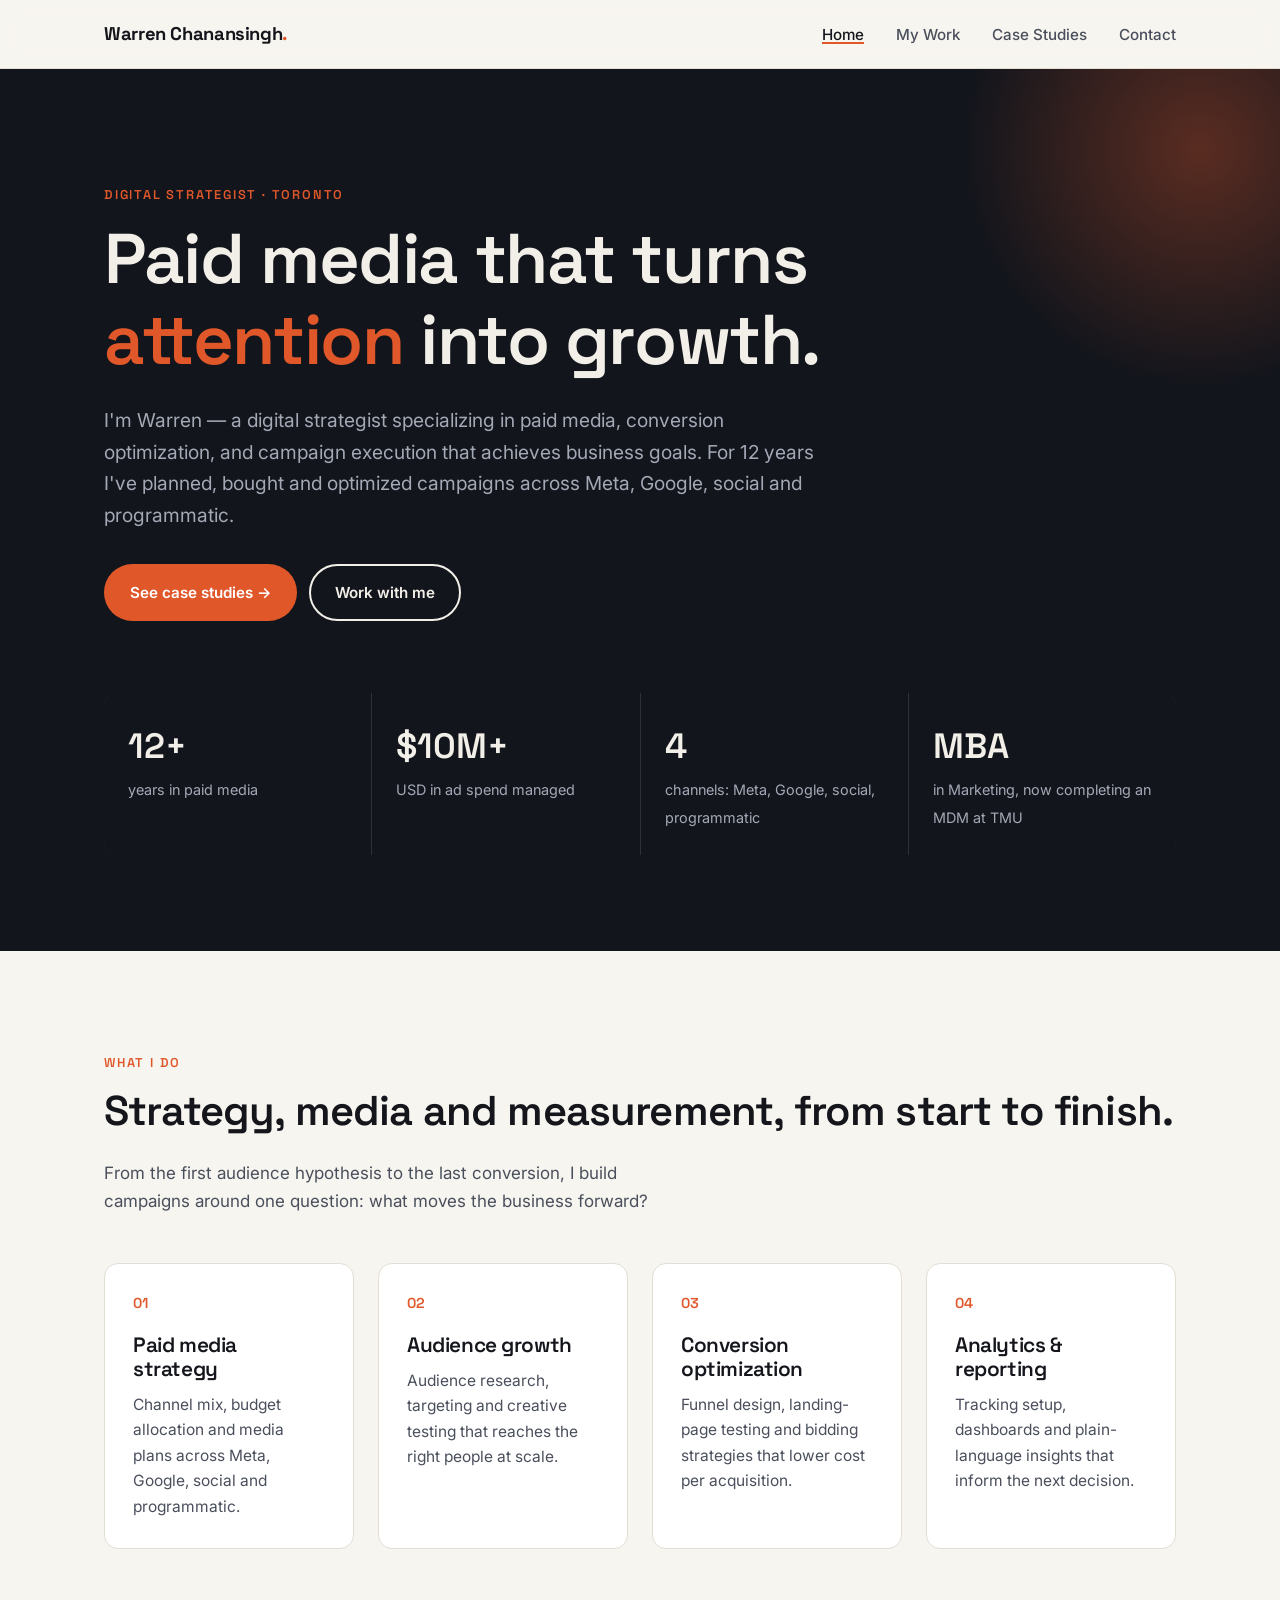
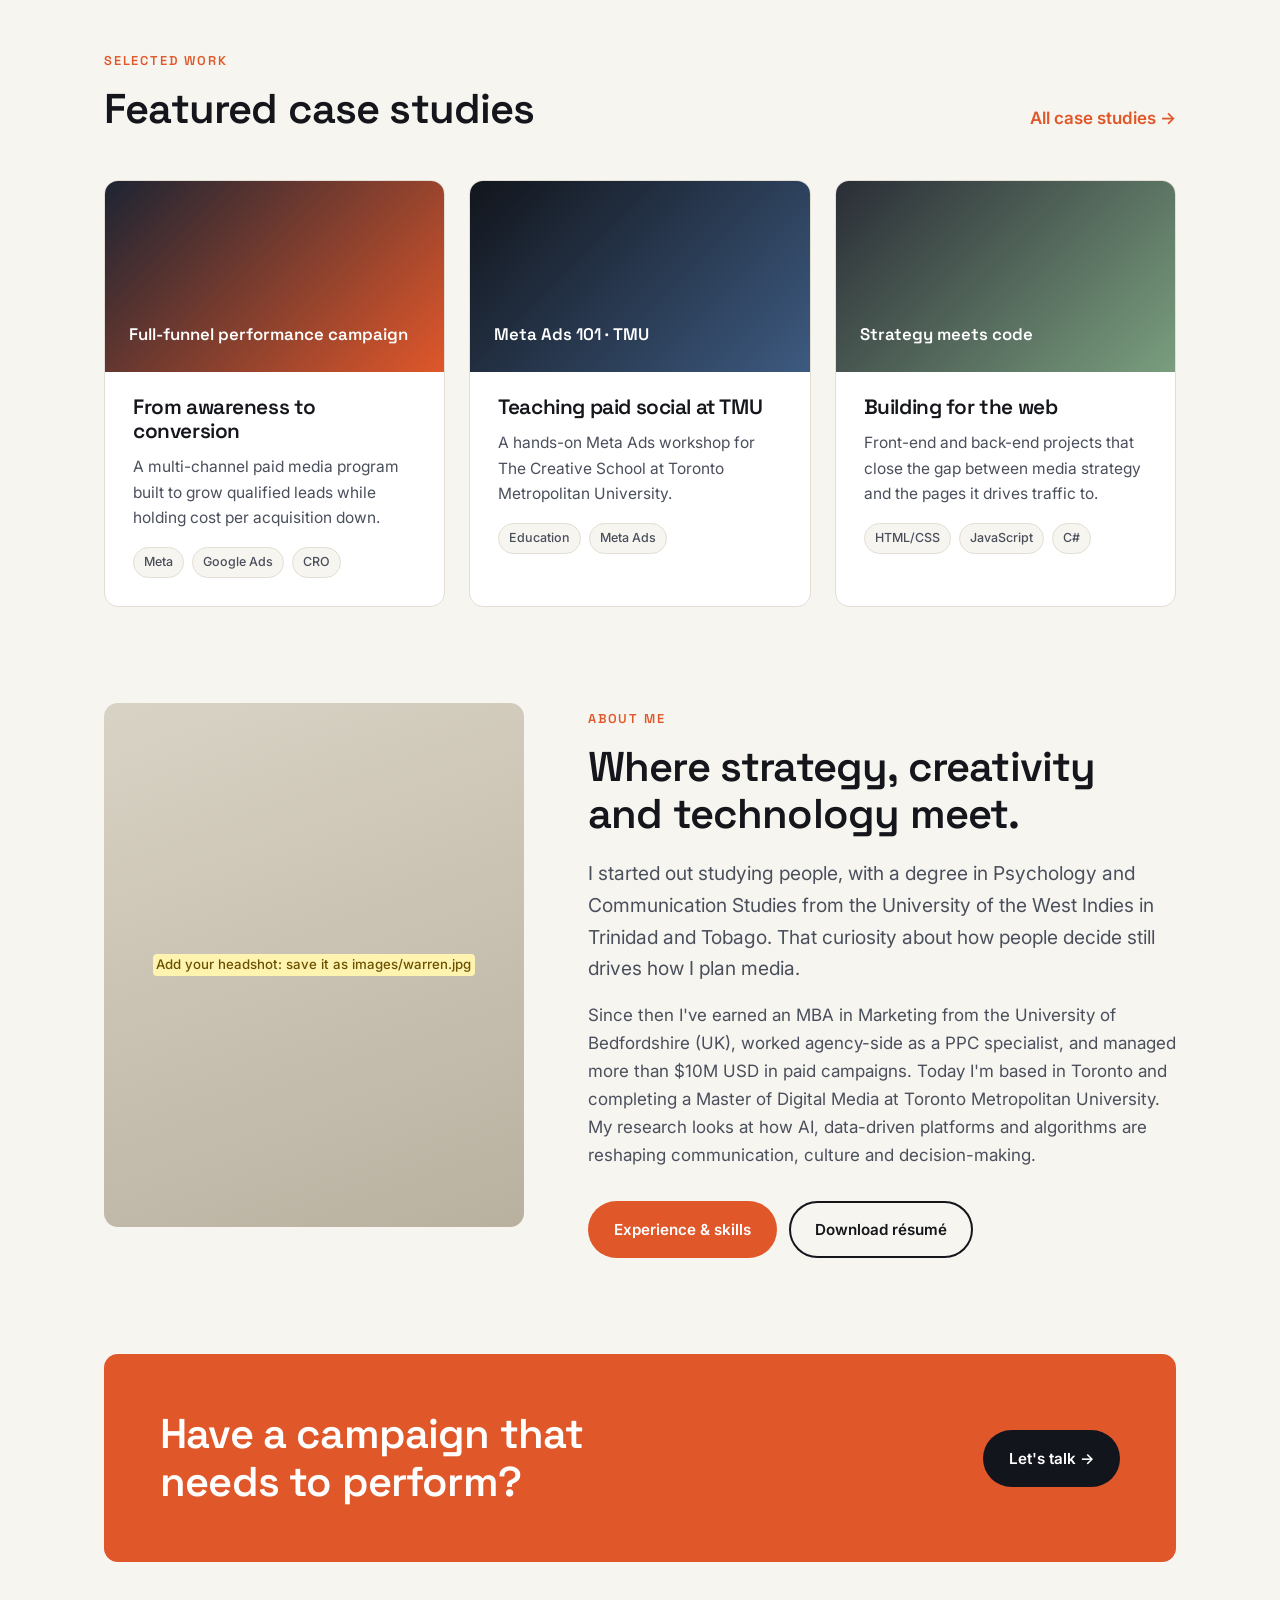
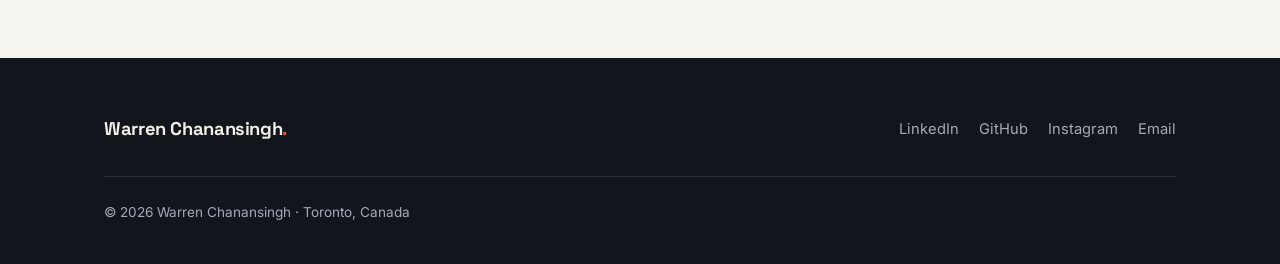
<file: index.html>
<!DOCTYPE html>
<html lang="en">
<head>
  <meta charset="UTF-8">
  <meta name="viewport" content="width=device-width, initial-scale=1.0">
  <title>Warren Chanansingh — Digital Strategist &amp; Paid Media</title>
  <meta name="description" content="Warren Chanansingh is a Toronto-based digital strategist with 12 years in paid media, managing $10M+ across Meta, Google, social and programmatic.">
  <meta property="og:title" content="Warren Chanansingh — Digital Strategist">
  <meta property="og:description" content="Paid media strategy, audience growth and conversion. 12 years, $10M+ managed.">
  <link rel="preconnect" href="https://fonts.googleapis.com">
  <link rel="preconnect" href="https://fonts.gstatic.com" crossorigin>
  <link href="https://fonts.googleapis.com/css2?family=Inter:wght@400;500;600&family=Space+Grotesk:wght@500;600;700&display=swap" rel="stylesheet">
  <link rel="stylesheet" href="css/style.css">
</head>
<body>

<header class="site-header">
  <nav class="container nav" aria-label="Main">
    <a href="index.html" class="logo">Warren Chanansingh<span>.</span></a>
    <button class="nav-toggle" aria-label="Open menu" aria-expanded="false"><span></span><span></span><span></span></button>
    <ul class="nav-links">
      <li><a href="index.html" aria-current="page">Home</a></li>
      <li><a href="work.html">My Work</a></li>
      <li><a href="case-studies.html">Case Studies</a></li>
      <li><a href="contact.html">Contact</a></li>
    </ul>
  </nav>
</header>

<main>
  <!-- HERO -->
  <section class="hero">
    <div class="container">
      <span class="eyebrow">Digital Strategist · Toronto</span>
      <h1>Paid media that turns <em>attention</em> into growth.</h1>
      <p class="lead">I'm Warren — a digital strategist specializing in paid media, conversion optimization, and campaign execution that achieves business goals. For 12 years I've planned, bought and optimized campaigns across Meta, Google, social and programmatic.</p>
      <div class="btn-row">
        <a href="case-studies.html" class="btn btn-primary">See case studies →</a>
        <a href="contact.html" class="btn btn-ghost">Work with me</a>
      </div>

      <div class="stats">
        <div class="stat"><b>12+</b><span>years in paid media</span></div>
        <div class="stat"><b>$10M+</b><span>USD in ad spend managed</span></div>
        <div class="stat"><b>4</b><span>channels: Meta, Google, social, programmatic</span></div>
        <div class="stat"><b>MBA</b><span>in Marketing, now completing an MDM at TMU</span></div>
      </div>
    </div>
  </section>

  <!-- WHAT I DO -->
  <section class="section">
    <div class="container">
      <div class="section-head reveal">
        <div>
          <span class="eyebrow">What I do</span>
          <h2>Strategy, media and measurement, from start to finish.</h2>
        </div>
        <p class="muted">From the first audience hypothesis to the last conversion, I build campaigns around one question: what moves the business forward?</p>
      </div>
      <div class="grid grid-4">
        <div class="card reveal"><span class="num">01</span><h3>Paid media strategy</h3><p>Channel mix, budget allocation and media plans across Meta, Google, social and programmatic.</p></div>
        <div class="card reveal"><span class="num">02</span><h3>Audience growth</h3><p>Audience research, targeting and creative testing that reaches the right people at scale.</p></div>
        <div class="card reveal"><span class="num">03</span><h3>Conversion optimization</h3><p>Funnel design, landing-page testing and bidding strategies that lower cost per acquisition.</p></div>
        <div class="card reveal"><span class="num">04</span><h3>Analytics &amp; reporting</h3><p>Tracking setup, dashboards and plain-language insights that inform the next decision.</p></div>
      </div>
    </div>
  </section>

  <!-- FEATURED CASE STUDIES -->
  <section class="section" style="padding-top:0">
    <div class="container">
      <div class="section-head reveal">
        <div>
          <span class="eyebrow">Selected work</span>
          <h2>Featured case studies</h2>
        </div>
        <a href="case-studies.html" class="link-arrow">All case studies →</a>
      </div>
      <div class="grid grid-3">
        <a href="case-studies.html#performance" class="card cs-tile reveal">
          <div class="cover cover-1">Full-funnel performance campaign</div>
          <div class="body">
            <h3>From awareness to conversion</h3>
            <p>A multi-channel paid media program built to grow qualified leads while holding cost per acquisition down.</p>
            <div class="tags"><span class="tag">Meta</span><span class="tag">Google Ads</span><span class="tag">CRO</span></div>
          </div>
        </a>
        <a href="case-studies.html#meta-ads-101" class="card cs-tile reveal">
          <div class="cover cover-2">Meta Ads 101 · TMU</div>
          <div class="body">
            <h3>Teaching paid social at TMU</h3>
            <p>A hands-on Meta Ads workshop for The Creative School at Toronto Metropolitan University.</p>
            <div class="tags"><span class="tag">Education</span><span class="tag">Meta Ads</span></div>
          </div>
        </a>
        <a href="case-studies.html#web" class="card cs-tile reveal">
          <div class="cover cover-3">Strategy meets code</div>
          <div class="body">
            <h3>Building for the web</h3>
            <p>Front-end and back-end projects that close the gap between media strategy and the pages it drives traffic to.</p>
            <div class="tags"><span class="tag">HTML/CSS</span><span class="tag">JavaScript</span><span class="tag">C#</span></div>
          </div>
        </a>
      </div>
    </div>
  </section>

  <!-- ABOUT -->
  <section class="section" style="padding-top:0">
    <div class="container split">
      <div class="portrait reveal">
        <!-- Replace this block with: <img src="images/warren.jpg" alt="Warren Chanansingh"> -->
        <span class="todo">Add your headshot: save it as images/warren.jpg</span>
      </div>
      <div class="reveal">
        <span class="eyebrow">About me</span>
        <h2>Where strategy, creativity and technology meet.</h2>
        <p class="lead" style="margin-top:20px">I started out studying people, with a degree in Psychology and Communication Studies from the University of the West Indies in Trinidad and Tobago. That curiosity about how people decide still drives how I plan media.</p>
        <p class="muted" style="margin-top:16px">Since then I've earned an MBA in Marketing from the University of Bedfordshire (UK), worked agency-side as a PPC specialist, and managed more than $10M USD in paid campaigns. Today I'm based in Toronto and completing a Master of Digital Media at Toronto Metropolitan University. My research looks at how AI, data-driven platforms and algorithms are reshaping communication, culture and decision-making.</p>
        <div class="btn-row">
          <a href="work.html" class="btn btn-primary">Experience &amp; skills</a>
          <a href="https://drive.google.com/file/d/1C_TTs7lM8U-e35na9dMOABa4PtwlB5YS/view?usp=sharing" target="_blank" rel="noopener" class="btn btn-ghost">Download résumé</a>
        </div>
      </div>
    </div>
  </section>

  <!-- CTA -->
  <section class="container">
    <div class="cta-band reveal">
      <h2>Have a campaign that needs to perform?</h2>
      <a href="contact.html" class="btn">Let's talk →</a>
    </div>
  </section>
</main>

<footer class="site-footer">
  <div class="container">
    <div class="footer-row">
      <a href="index.html" class="logo">Warren Chanansingh<span>.</span></a>
      <ul class="social">
        <li><a href="https://www.linkedin.com/in/warrenchanansingh/" target="_blank" rel="noopener">LinkedIn</a></li>
        <li><a href="https://github.com/zabocaman" target="_blank" rel="noopener">GitHub</a></li>
        <li><a href="https://www.instagram.com/zabocaman/" target="_blank" rel="noopener">Instagram</a></li>
        <li><a href="mailto:warren.chanansingh@hotmail.com">Email</a></li>
      </ul>
    </div>
    <p class="copyright">© <span id="year">2026</span> Warren Chanansingh · Toronto, Canada</p>
  </div>
</footer>

<script src="js/main.js"></script>
</body>
</html>
</file>
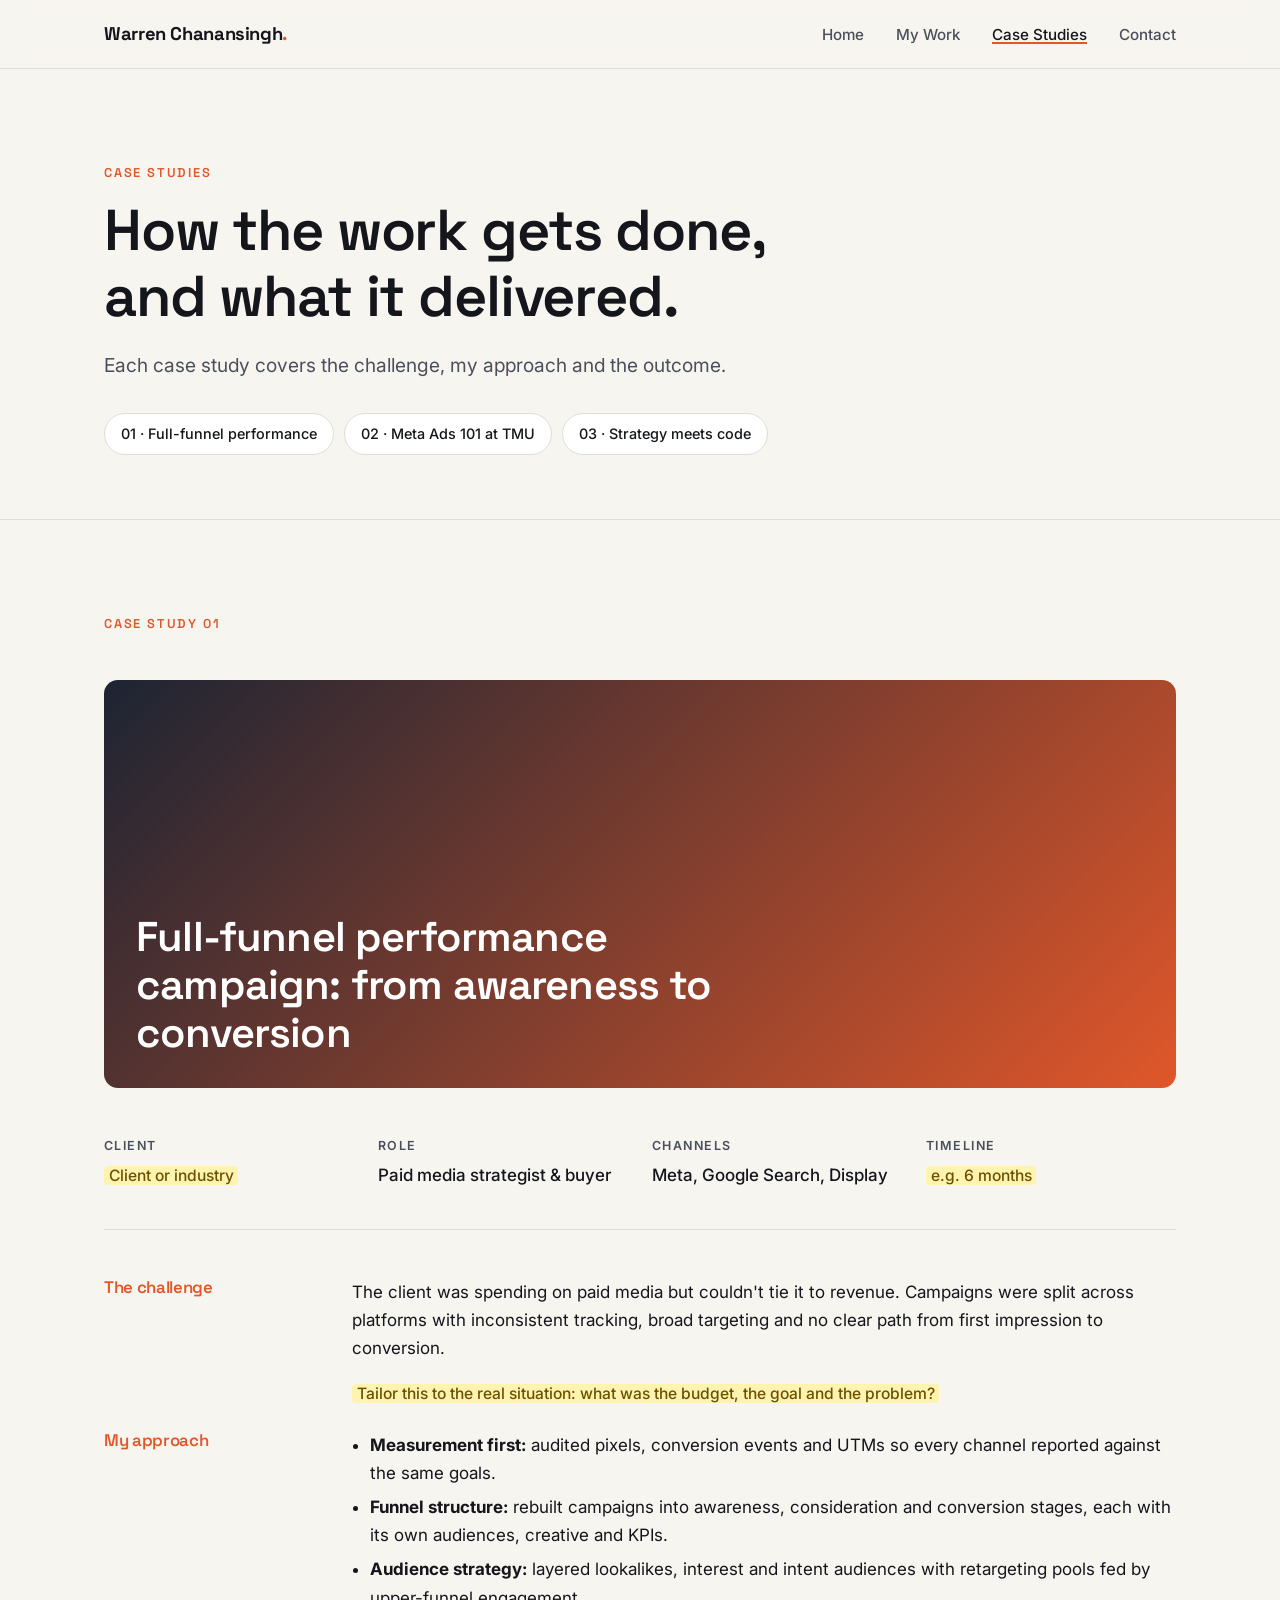
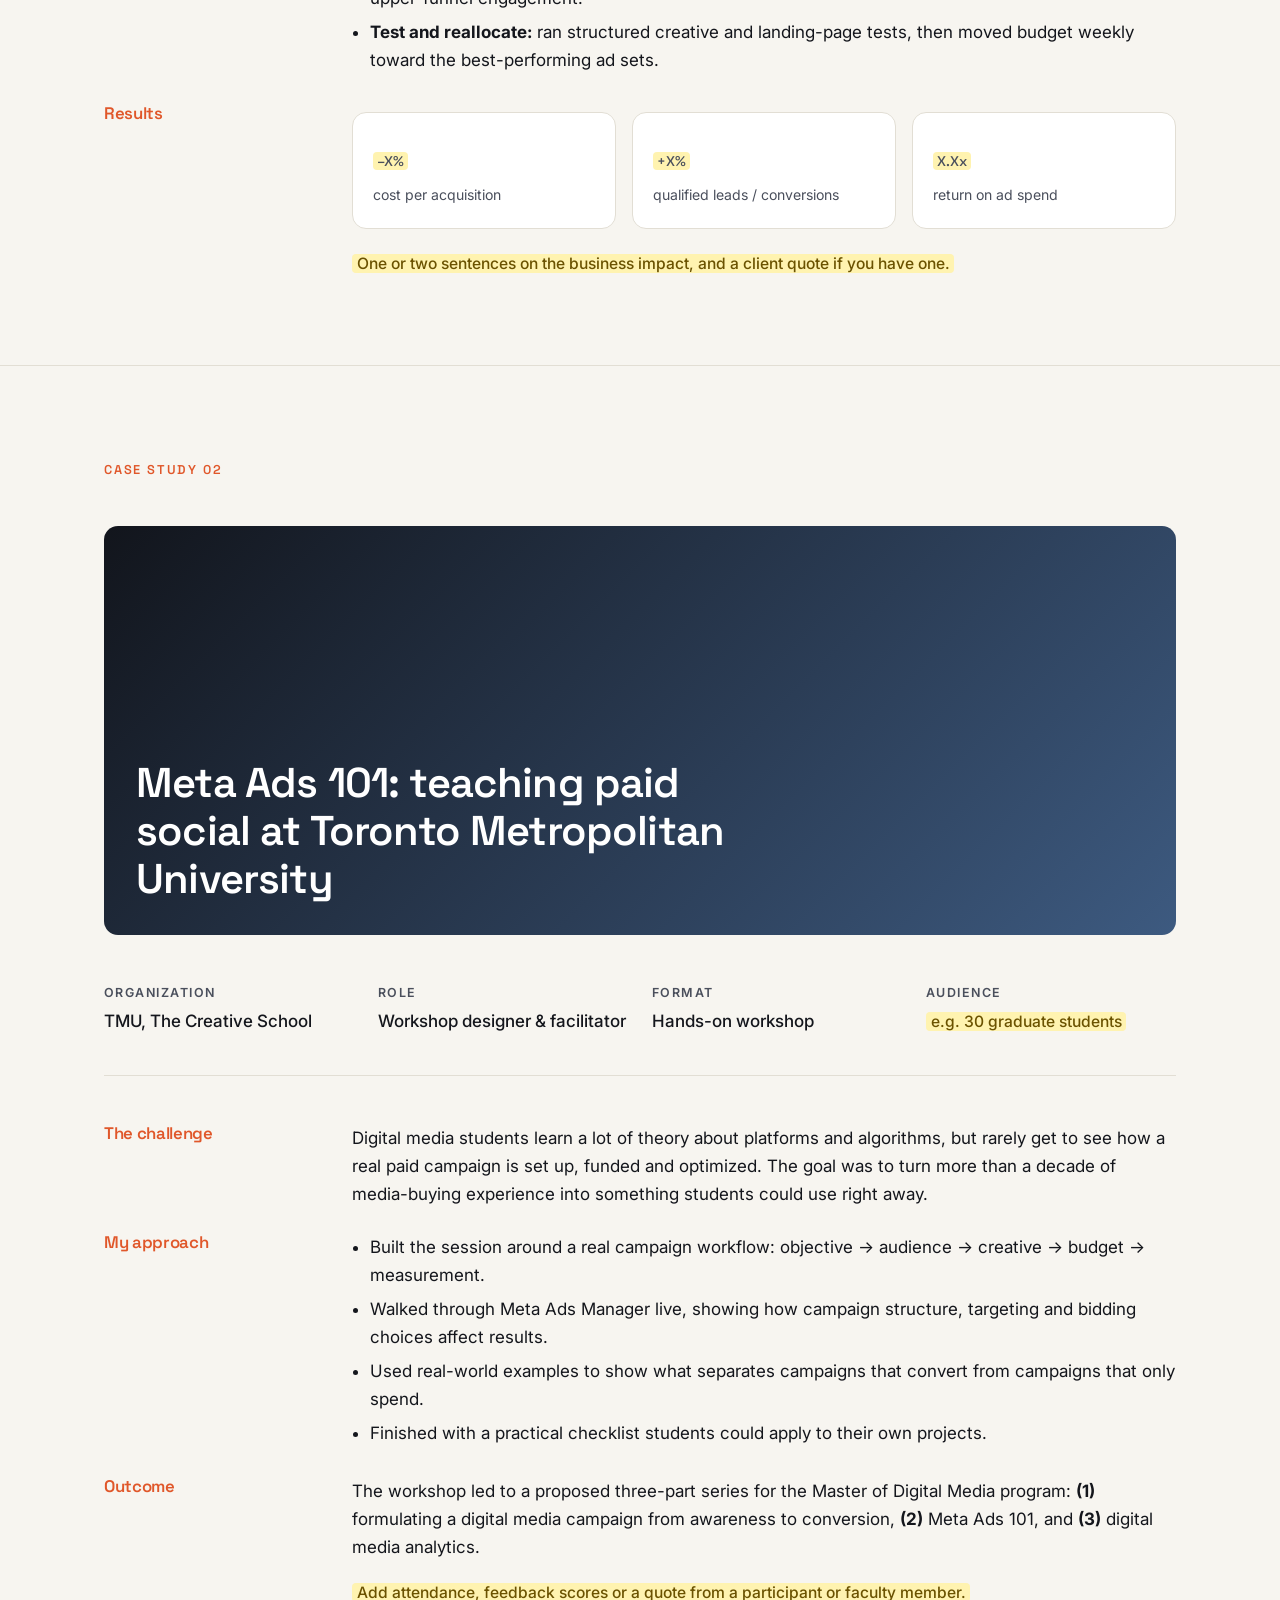
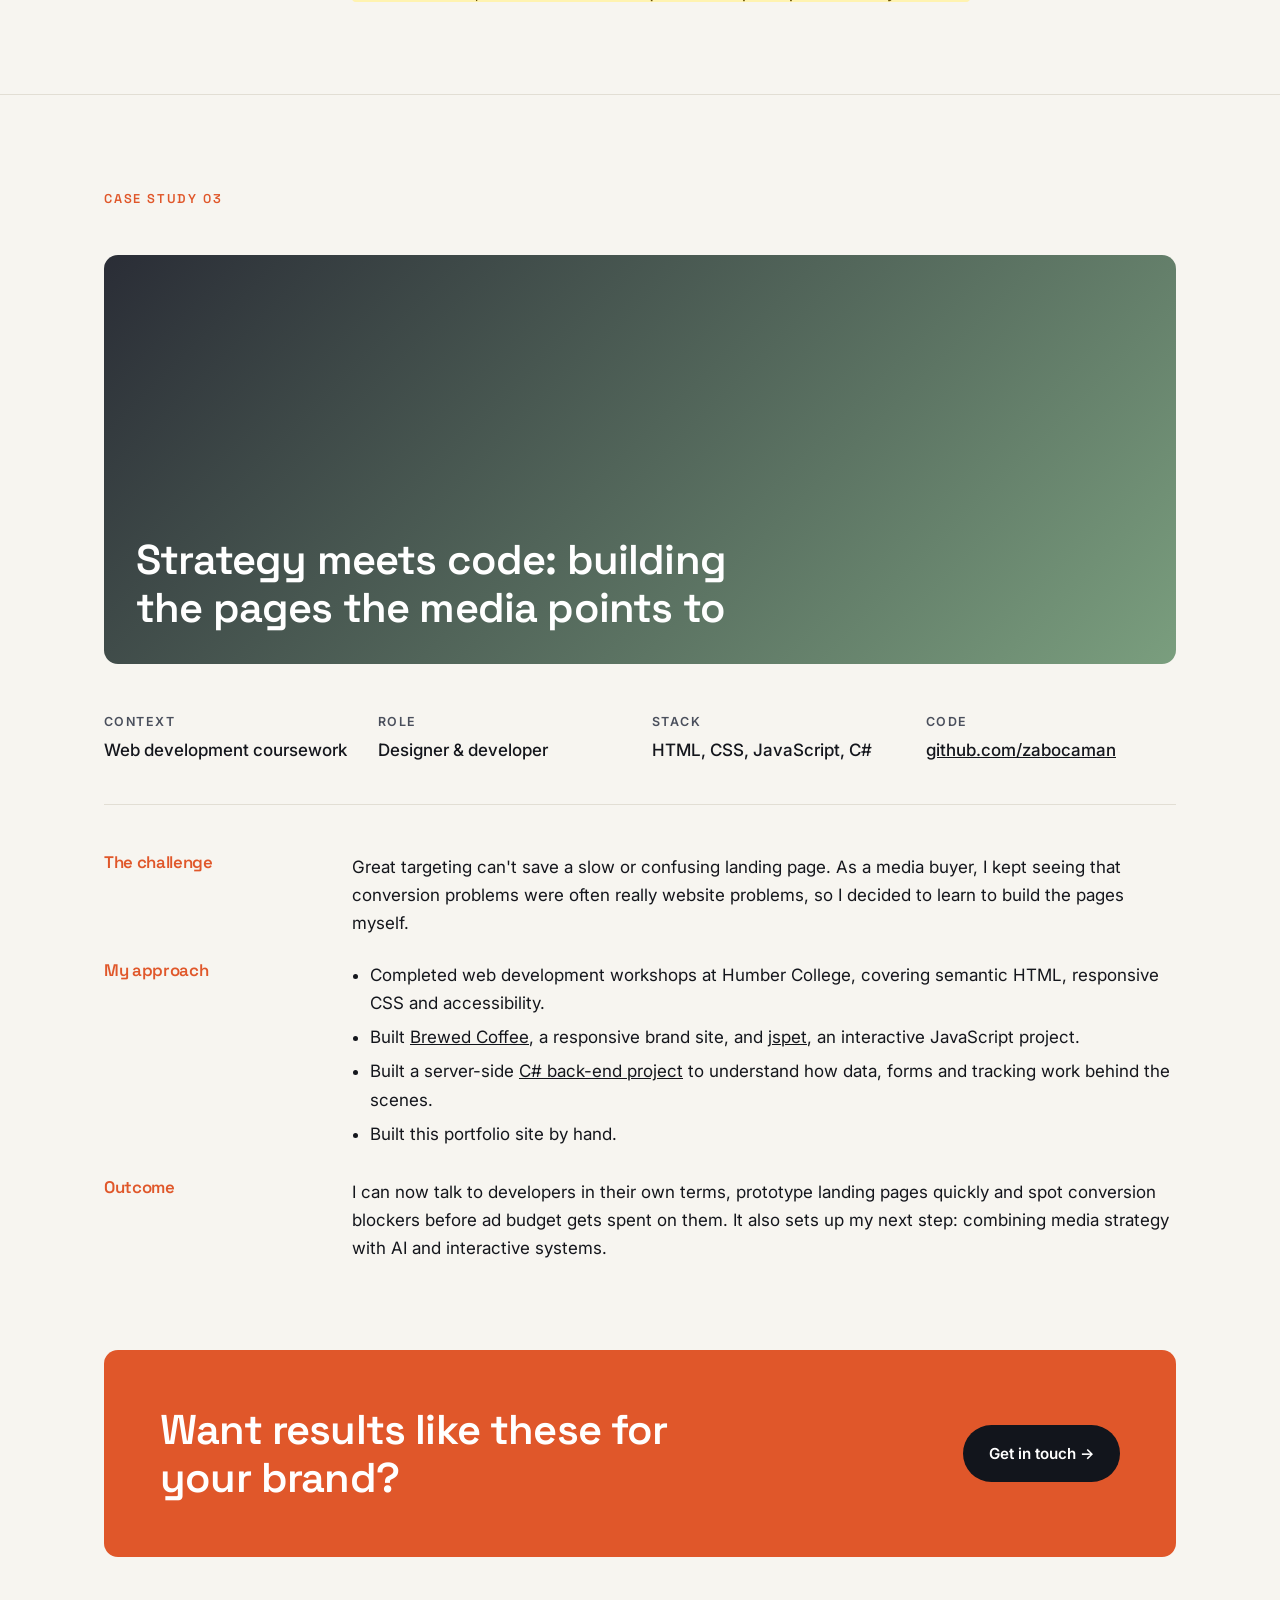
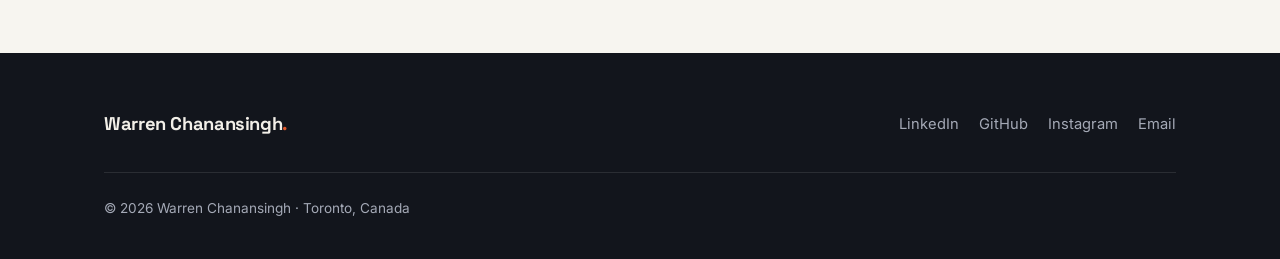
<file: case-studies.html>
<!DOCTYPE html>
<html lang="en">
<head>
  <meta charset="UTF-8">
  <meta name="viewport" content="width=device-width, initial-scale=1.0">
  <title>Case Studies — Warren Chanansingh</title>
  <meta name="description" content="Case studies in paid media strategy, marketing education and web development by Warren Chanansingh.">
  <link rel="preconnect" href="https://fonts.googleapis.com">
  <link rel="preconnect" href="https://fonts.gstatic.com" crossorigin>
  <link href="https://fonts.googleapis.com/css2?family=Inter:wght@400;500;600&family=Space+Grotesk:wght@500;600;700&display=swap" rel="stylesheet">
  <link rel="stylesheet" href="css/style.css">
</head>
<body>

<header class="site-header">
  <nav class="container nav" aria-label="Main">
    <a href="index.html" class="logo">Warren Chanansingh<span>.</span></a>
    <button class="nav-toggle" aria-label="Open menu" aria-expanded="false"><span></span><span></span><span></span></button>
    <ul class="nav-links">
      <li><a href="index.html">Home</a></li>
      <li><a href="work.html">My Work</a></li>
      <li><a href="case-studies.html" aria-current="page">Case Studies</a></li>
      <li><a href="contact.html">Contact</a></li>
    </ul>
  </nav>
</header>

<main>
  <section class="page-hero">
    <div class="container">
      <span class="eyebrow">Case studies</span>
      <h1>How the work gets done, and what it delivered.</h1>
      <p class="lead" style="margin-top:20px">Each case study covers the challenge, my approach and the outcome.</p>
      <nav class="cs-nav" aria-label="Case studies">
        <a href="#performance">01 · Full-funnel performance</a>
        <a href="#meta-ads-101">02 · Meta Ads 101 at TMU</a>
        <a href="#web">03 · Strategy meets code</a>
      </nav>
    </div>
  </section>

  <!-- CASE 1 -->
  <article id="performance" class="case">
    <div class="container">
      <span class="eyebrow">Case study 01</span>
      <div class="case-banner cover-1"><h2>Full-funnel performance campaign: from awareness to conversion</h2></div>

      <dl class="case-meta">
        <div><dt>Client</dt><dd><span class="todo">Client or industry</span></dd></div>
        <div><dt>Role</dt><dd>Paid media strategist &amp; buyer</dd></div>
        <div><dt>Channels</dt><dd>Meta, Google Search, Display</dd></div>
        <div><dt>Timeline</dt><dd><span class="todo">e.g. 6 months</span></dd></div>
      </dl>

      <div class="case-body">
        <h3>The challenge</h3>
        <div>
          <p>The client was spending on paid media but couldn't tie it to revenue. Campaigns were split across platforms with inconsistent tracking, broad targeting and no clear path from first impression to conversion.</p>
          <p><span class="todo">Tailor this to the real situation: what was the budget, the goal and the problem?</span></p>
        </div>

        <h3>My approach</h3>
        <div>
          <ul>
            <li><strong>Measurement first:</strong> audited pixels, conversion events and UTMs so every channel reported against the same goals.</li>
            <li><strong>Funnel structure:</strong> rebuilt campaigns into awareness, consideration and conversion stages, each with its own audiences, creative and KPIs.</li>
            <li><strong>Audience strategy:</strong> layered lookalikes, interest and intent audiences with retargeting pools fed by upper-funnel engagement.</li>
            <li><strong>Test and reallocate:</strong> ran structured creative and landing-page tests, then moved budget weekly toward the best-performing ad sets.</li>
          </ul>
        </div>

        <h3>Results</h3>
        <div>
          <div class="results">
            <div class="result"><b><span class="todo">–X%</span></b><span>cost per acquisition</span></div>
            <div class="result"><b><span class="todo">+X%</span></b><span>qualified leads / conversions</span></div>
            <div class="result"><b><span class="todo">X.Xx</span></b><span>return on ad spend</span></div>
          </div>
          <p class="muted" style="margin-top:20px"><span class="todo">One or two sentences on the business impact, and a client quote if you have one.</span></p>
        </div>
      </div>
    </div>
  </article>

  <!-- CASE 2 -->
  <article id="meta-ads-101" class="case">
    <div class="container">
      <span class="eyebrow">Case study 02</span>
      <div class="case-banner cover-2"><h2>Meta Ads 101: teaching paid social at Toronto Metropolitan University</h2></div>

      <dl class="case-meta">
        <div><dt>Organization</dt><dd>TMU, The Creative School</dd></div>
        <div><dt>Role</dt><dd>Workshop designer &amp; facilitator</dd></div>
        <div><dt>Format</dt><dd>Hands-on workshop</dd></div>
        <div><dt>Audience</dt><dd><span class="todo">e.g. 30 graduate students</span></dd></div>
      </dl>

      <div class="case-body">
        <h3>The challenge</h3>
        <div>
          <p>Digital media students learn a lot of theory about platforms and algorithms, but rarely get to see how a real paid campaign is set up, funded and optimized. The goal was to turn more than a decade of media-buying experience into something students could use right away.</p>
        </div>

        <h3>My approach</h3>
        <div>
          <ul>
            <li>Built the session around a real campaign workflow: objective → audience → creative → budget → measurement.</li>
            <li>Walked through Meta Ads Manager live, showing how campaign structure, targeting and bidding choices affect results.</li>
            <li>Used real-world examples to show what separates campaigns that convert from campaigns that only spend.</li>
            <li>Finished with a practical checklist students could apply to their own projects.</li>
          </ul>
        </div>

        <h3>Outcome</h3>
        <div>
          <p>The workshop led to a proposed three-part series for the Master of Digital Media program: <strong>(1)</strong> formulating a digital media campaign from awareness to conversion, <strong>(2)</strong> Meta Ads 101, and <strong>(3)</strong> digital media analytics.</p>
          <p class="muted"><span class="todo">Add attendance, feedback scores or a quote from a participant or faculty member.</span></p>
        </div>
      </div>
    </div>
  </article>

  <!-- CASE 3 -->
  <article id="web" class="case">
    <div class="container">
      <span class="eyebrow">Case study 03</span>
      <div class="case-banner cover-3"><h2>Strategy meets code: building the pages the media points to</h2></div>

      <dl class="case-meta">
        <div><dt>Context</dt><dd>Web development coursework</dd></div>
        <div><dt>Role</dt><dd>Designer &amp; developer</dd></div>
        <div><dt>Stack</dt><dd>HTML, CSS, JavaScript, C#</dd></div>
        <div><dt>Code</dt><dd><a href="https://github.com/zabocaman" target="_blank" rel="noopener">github.com/zabocaman</a></dd></div>
      </dl>

      <div class="case-body">
        <h3>The challenge</h3>
        <div>
          <p>Great targeting can't save a slow or confusing landing page. As a media buyer, I kept seeing that conversion problems were often really website problems, so I decided to learn to build the pages myself.</p>
        </div>

        <h3>My approach</h3>
        <div>
          <ul>
            <li>Completed web development workshops at Humber College, covering semantic HTML, responsive CSS and accessibility.</li>
            <li>Built <a href="https://github.com/zabocaman/brewed-coffee" target="_blank" rel="noopener">Brewed Coffee</a>, a responsive brand site, and <a href="https://github.com/zabocaman/jspet" target="_blank" rel="noopener">jspet</a>, an interactive JavaScript project.</li>
            <li>Built a server-side <a href="https://github.com/zabocaman/backend-final" target="_blank" rel="noopener">C# back-end project</a> to understand how data, forms and tracking work behind the scenes.</li>
            <li>Built this portfolio site by hand.</li>
          </ul>
        </div>

        <h3>Outcome</h3>
        <div>
          <p>I can now talk to developers in their own terms, prototype landing pages quickly and spot conversion blockers before ad budget gets spent on them. It also sets up my next step: combining media strategy with AI and interactive systems.</p>
        </div>
      </div>
    </div>
  </article>

  <section class="container">
    <div class="cta-band reveal">
      <h2>Want results like these for your brand?</h2>
      <a href="contact.html" class="btn">Get in touch →</a>
    </div>
  </section>
</main>

<footer class="site-footer">
  <div class="container">
    <div class="footer-row">
      <a href="index.html" class="logo">Warren Chanansingh<span>.</span></a>
      <ul class="social">
        <li><a href="https://www.linkedin.com/in/warrenchanansingh/" target="_blank" rel="noopener">LinkedIn</a></li>
        <li><a href="https://github.com/zabocaman" target="_blank" rel="noopener">GitHub</a></li>
        <li><a href="https://www.instagram.com/zabocaman/" target="_blank" rel="noopener">Instagram</a></li>
        <li><a href="mailto:warren.chanansingh@hotmail.com">Email</a></li>
      </ul>
    </div>
    <p class="copyright">© <span id="year">2026</span> Warren Chanansingh · Toronto, Canada</p>
  </div>
</footer>

<script src="js/main.js"></script>
</body>
</html>
</file>
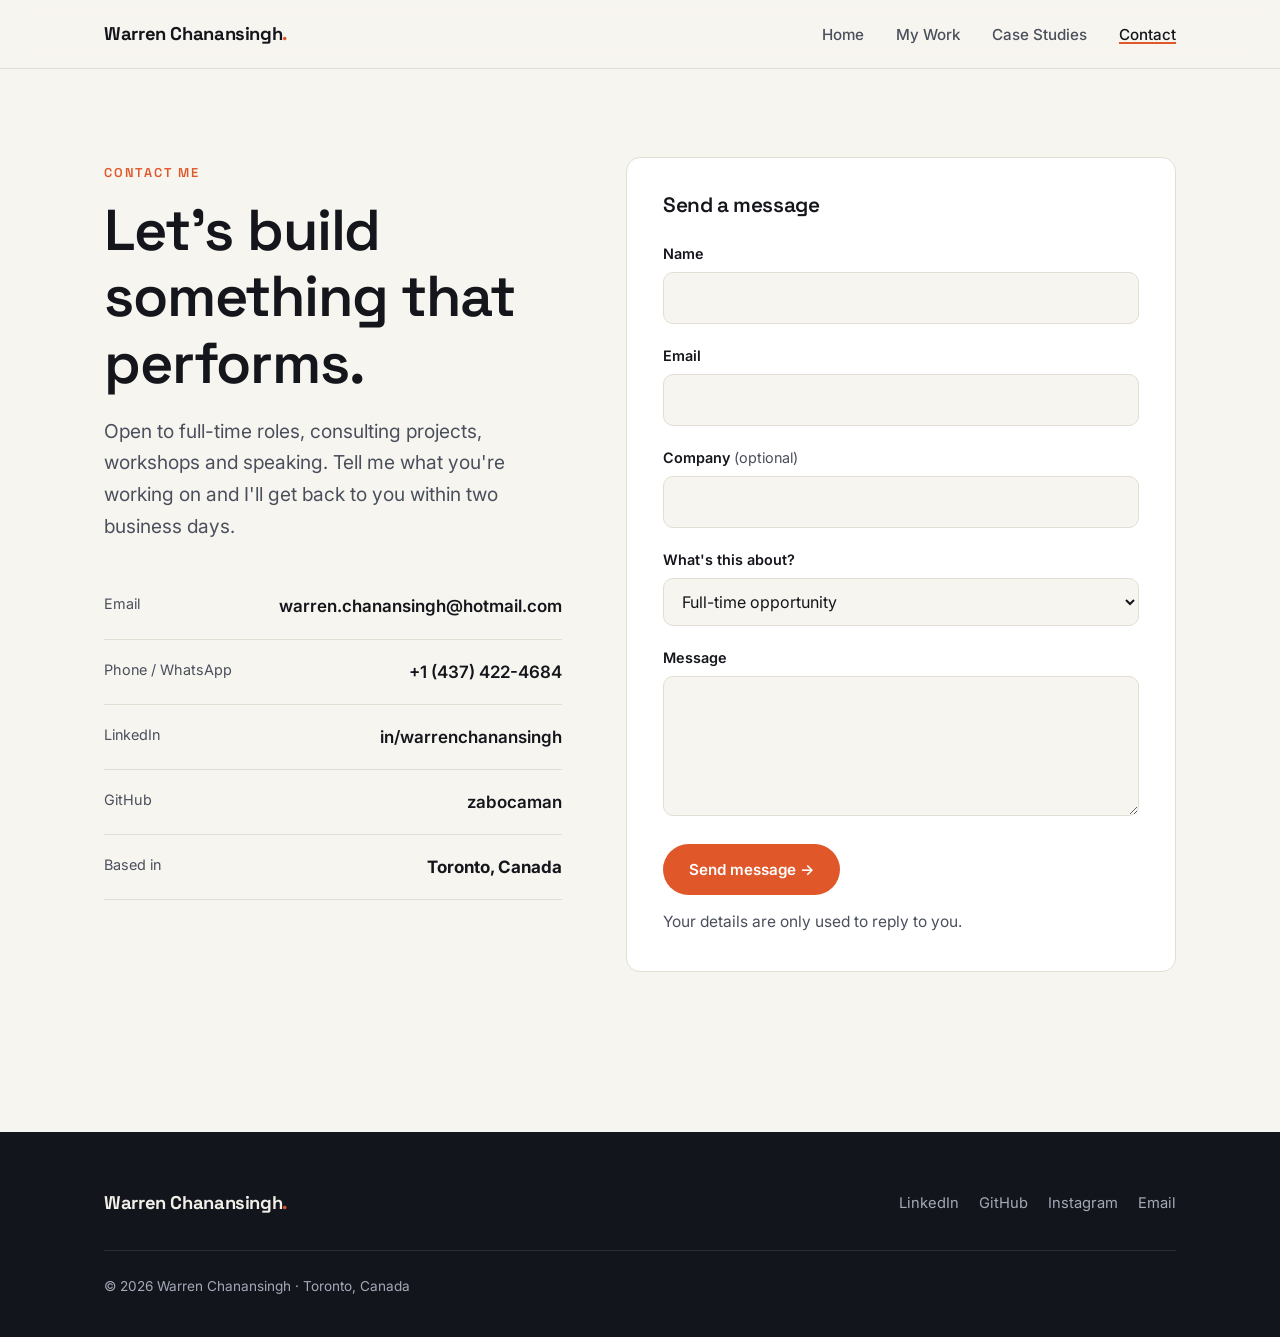
<file: contact.html>
<!DOCTYPE html>
<html lang="en">
<head>
  <meta charset="UTF-8">
  <meta name="viewport" content="width=device-width, initial-scale=1.0">
  <title>Contact — Warren Chanansingh</title>
  <meta name="description" content="Get in touch with Warren Chanansingh about paid media, consulting, workshops or full-time roles.">
  <link rel="preconnect" href="https://fonts.googleapis.com">
  <link rel="preconnect" href="https://fonts.gstatic.com" crossorigin>
  <link href="https://fonts.googleapis.com/css2?family=Inter:wght@400;500;600&family=Space+Grotesk:wght@500;600;700&display=swap" rel="stylesheet">
  <link rel="stylesheet" href="css/style.css">
</head>
<body>

<header class="site-header">
  <nav class="container nav" aria-label="Main">
    <a href="index.html" class="logo">Warren Chanansingh<span>.</span></a>
    <button class="nav-toggle" aria-label="Open menu" aria-expanded="false"><span></span><span></span><span></span></button>
    <ul class="nav-links">
      <li><a href="index.html">Home</a></li>
      <li><a href="work.html">My Work</a></li>
      <li><a href="case-studies.html">Case Studies</a></li>
      <li><a href="contact.html" aria-current="page">Contact</a></li>
    </ul>
  </nav>
</header>

<main>
  <section class="page-hero">
    <div class="container contact-grid">
      <div>
        <span class="eyebrow">Contact me</span>
        <h1>Let's build something that performs.</h1>
        <p class="lead" style="margin-top:20px">Open to full-time roles, consulting projects, workshops and speaking. Tell me what you're working on and I'll get back to you within two business days.</p>

        <ul class="contact-list">
          <li><span>Email</span><a href="mailto:warren.chanansingh@hotmail.com">warren.chanansingh@hotmail.com</a></li>
          <li><span>Phone / WhatsApp</span><a href="https://wa.me/14374224684" target="_blank" rel="noopener">+1 (437) 422-4684</a></li>
          <li><span>LinkedIn</span><a href="https://www.linkedin.com/in/warrenchanansingh/" target="_blank" rel="noopener">in/warrenchanansingh</a></li>
          <li><span>GitHub</span><a href="https://github.com/zabocaman" target="_blank" rel="noopener">zabocaman</a></li>
          <li><span>Based in</span><strong>Toronto, Canada</strong></li>
        </ul>
      </div>

      <!--
        CONTACT FORM
        This works on any static host. Until you connect a form service, submitting opens
        the visitor's email app with the message pre-filled (see js/main.js).
        To receive messages directly: create a free form at https://formspree.io,
        then replace YOUR_FORM_ID below with your form's ID.
      -->
      <form id="contact-form" class="card" action="https://formspree.io/f/YOUR_FORM_ID" method="POST">
        <h3 style="margin-bottom:24px">Send a message</h3>
        <div class="field">
          <label for="name">Name</label>
          <input id="name" name="name" type="text" autocomplete="name" required>
        </div>
        <div class="field">
          <label for="email">Email</label>
          <input id="email" name="email" type="email" autocomplete="email" required>
        </div>
        <div class="field">
          <label for="company">Company <span class="muted" style="font-weight:400">(optional)</span></label>
          <input id="company" name="company" type="text" autocomplete="organization">
        </div>
        <div class="field">
          <label for="topic">What's this about?</label>
          <select id="topic" name="topic">
            <option>Full-time opportunity</option>
            <option>Paid media consulting</option>
            <option>Workshop or speaking</option>
            <option>Something else</option>
          </select>
        </div>
        <div class="field">
          <label for="message">Message</label>
          <textarea id="message" name="message" required></textarea>
        </div>
        <button type="submit" class="btn btn-primary">Send message →</button>
        <p class="form-note">Your details are only used to reply to you.</p>
      </form>
    </div>
  </section>
</main>

<footer class="site-footer">
  <div class="container">
    <div class="footer-row">
      <a href="index.html" class="logo">Warren Chanansingh<span>.</span></a>
      <ul class="social">
        <li><a href="https://www.linkedin.com/in/warrenchanansingh/" target="_blank" rel="noopener">LinkedIn</a></li>
        <li><a href="https://github.com/zabocaman" target="_blank" rel="noopener">GitHub</a></li>
        <li><a href="https://www.instagram.com/zabocaman/" target="_blank" rel="noopener">Instagram</a></li>
        <li><a href="mailto:warren.chanansingh@hotmail.com">Email</a></li>
      </ul>
    </div>
    <p class="copyright">© <span id="year">2026</span> Warren Chanansingh · Toronto, Canada</p>
  </div>
</footer>

<script src="js/main.js"></script>
</body>
</html>
</file>
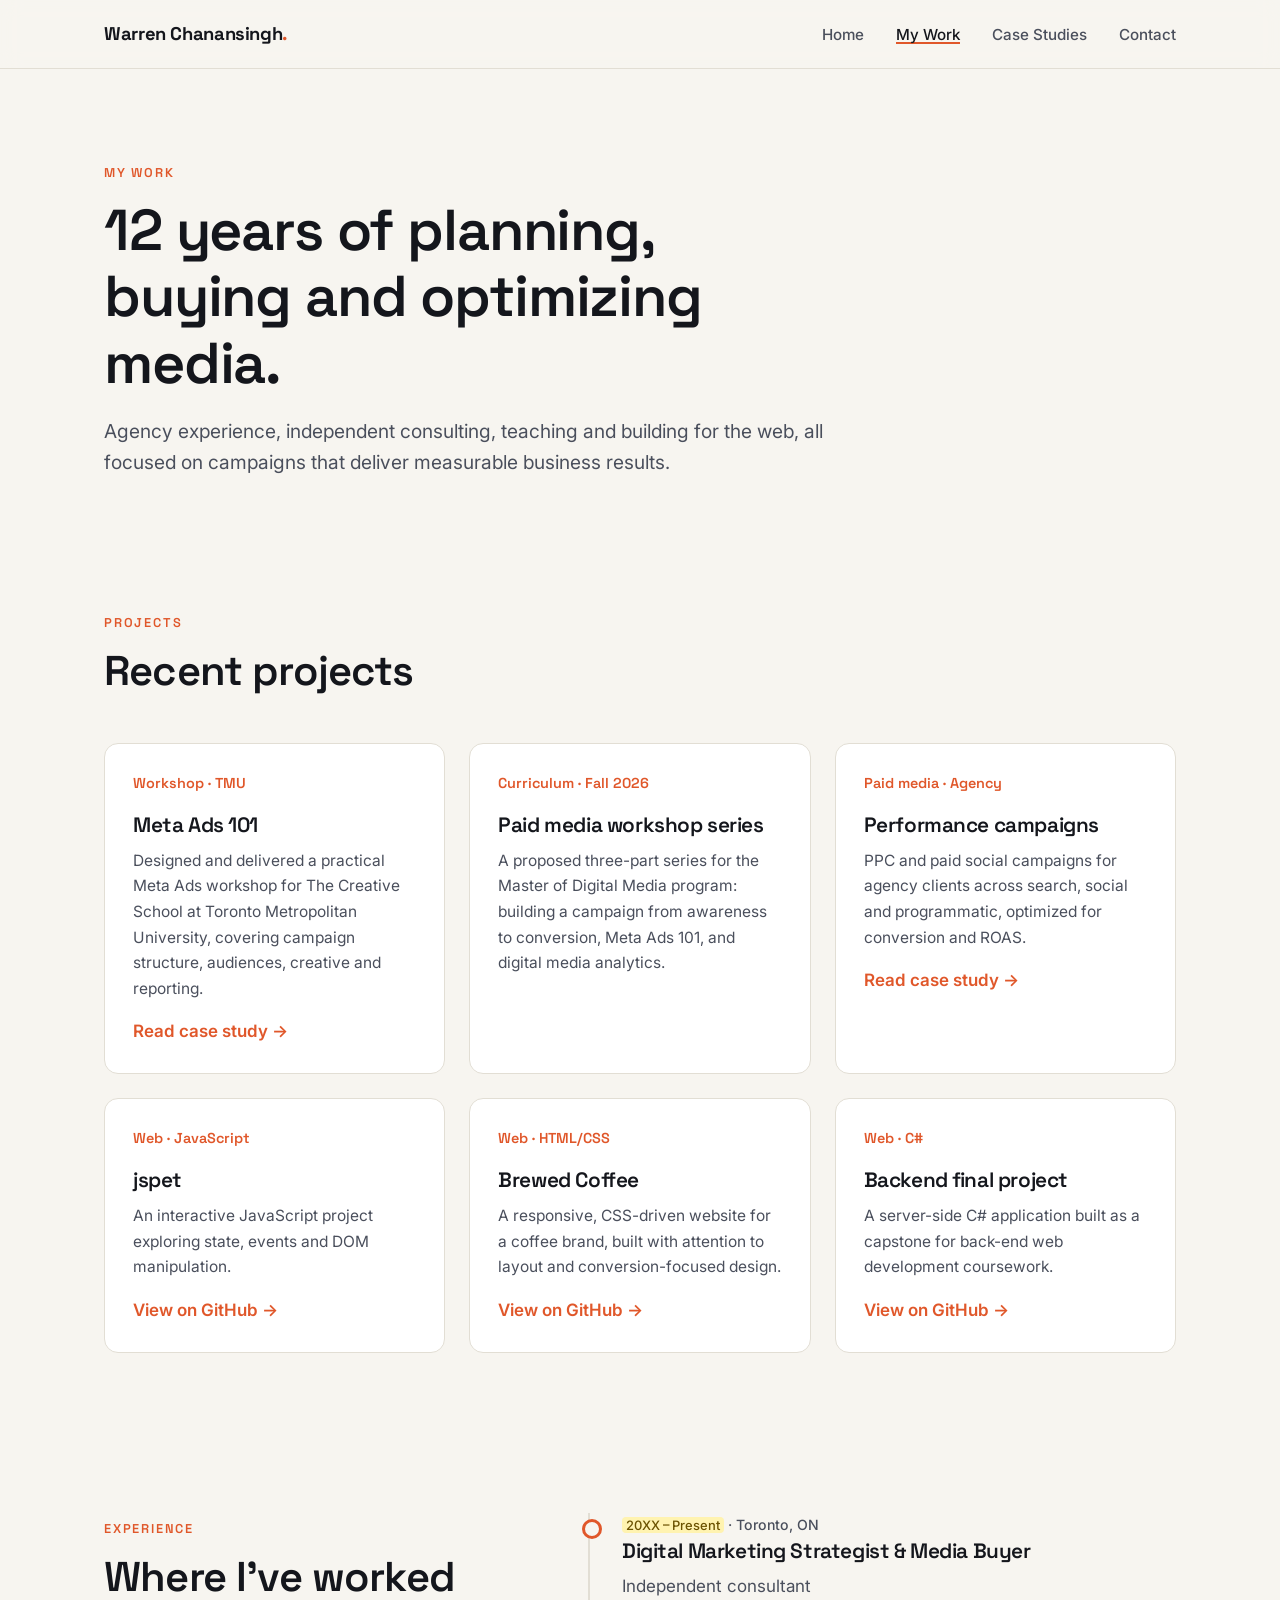
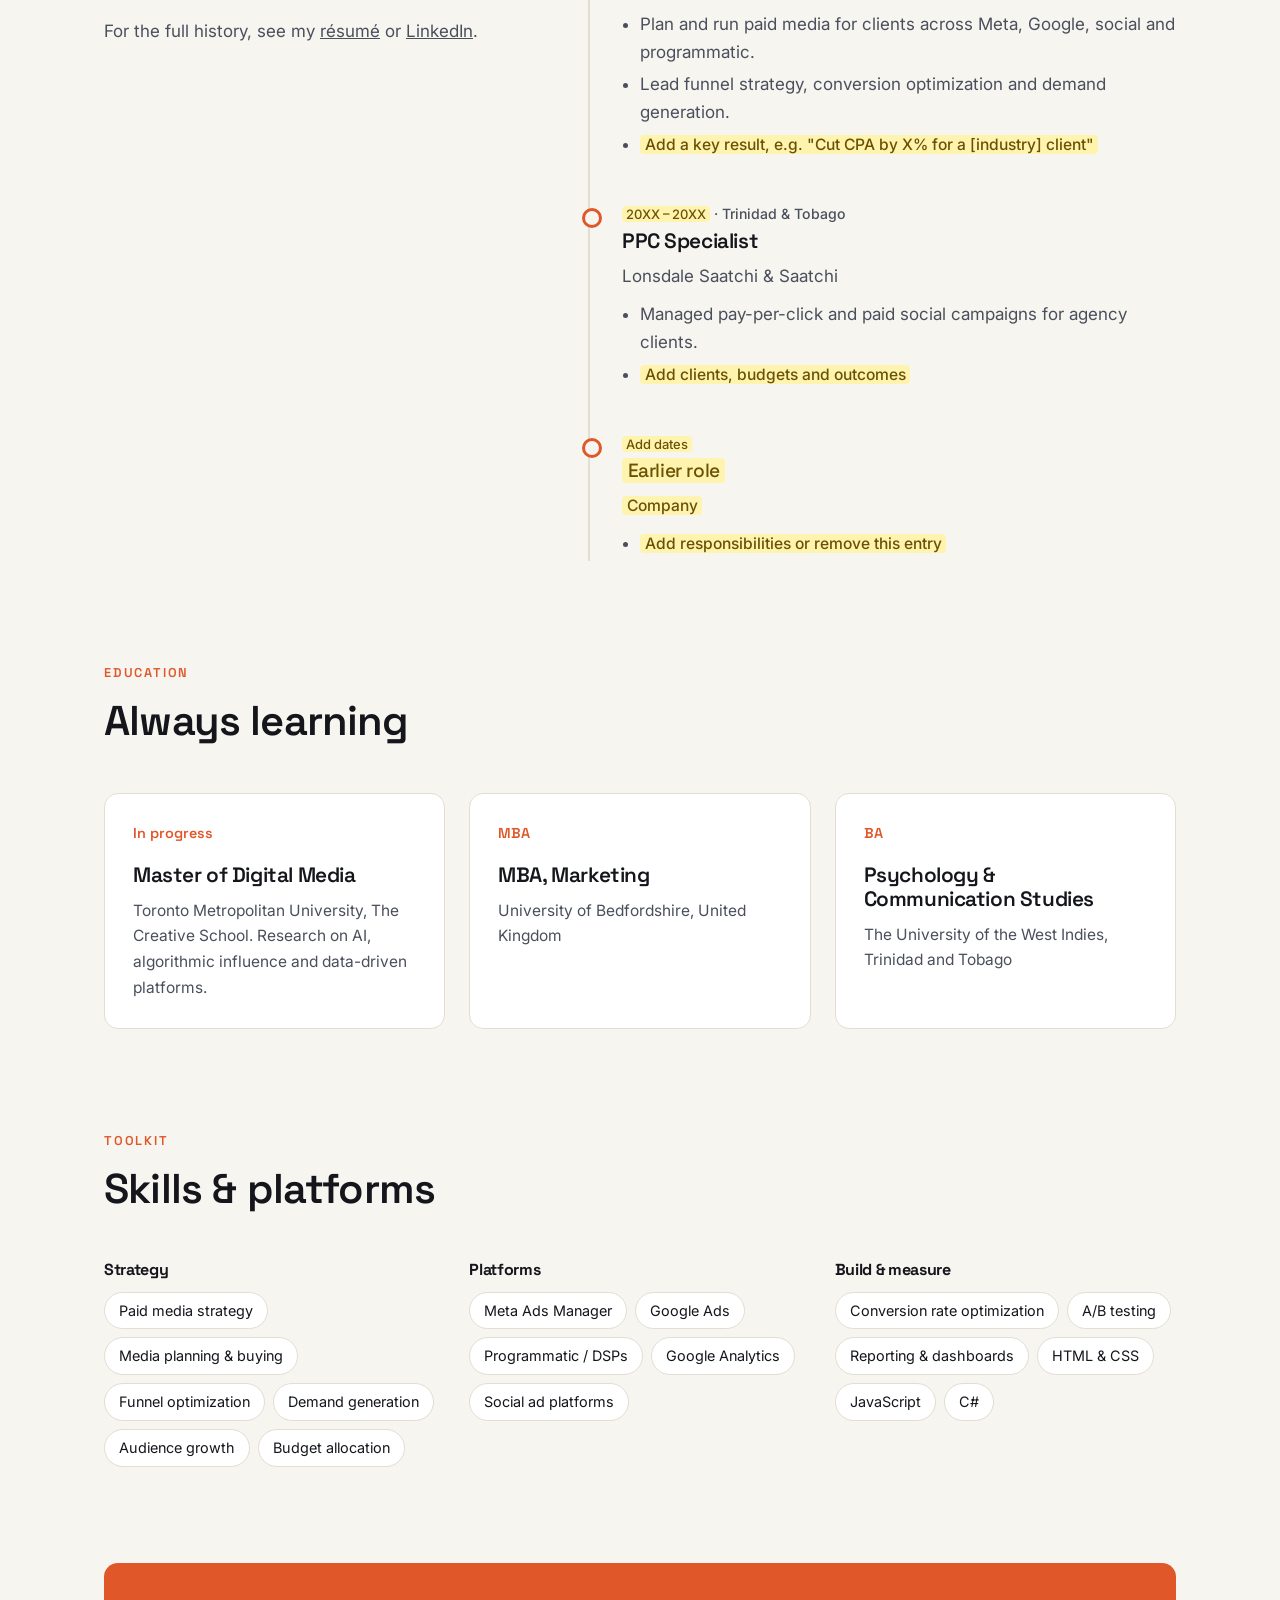
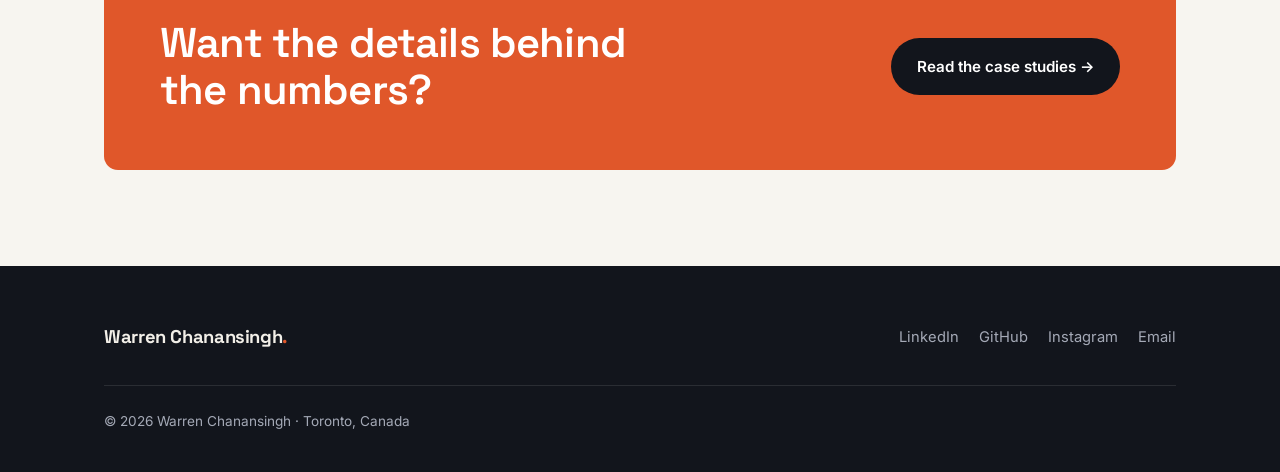
<file: work.html>
<!DOCTYPE html>
<html lang="en">
<head>
  <meta charset="UTF-8">
  <meta name="viewport" content="width=device-width, initial-scale=1.0">
  <title>My Work — Warren Chanansingh</title>
  <meta name="description" content="Experience, projects, education and skills of Warren Chanansingh, Toronto-based paid media strategist.">
  <link rel="preconnect" href="https://fonts.googleapis.com">
  <link rel="preconnect" href="https://fonts.gstatic.com" crossorigin>
  <link href="https://fonts.googleapis.com/css2?family=Inter:wght@400;500;600&family=Space+Grotesk:wght@500;600;700&display=swap" rel="stylesheet">
  <link rel="stylesheet" href="css/style.css">
</head>
<body>

<header class="site-header">
  <nav class="container nav" aria-label="Main">
    <a href="index.html" class="logo">Warren Chanansingh<span>.</span></a>
    <button class="nav-toggle" aria-label="Open menu" aria-expanded="false"><span></span><span></span><span></span></button>
    <ul class="nav-links">
      <li><a href="index.html">Home</a></li>
      <li><a href="work.html" aria-current="page">My Work</a></li>
      <li><a href="case-studies.html">Case Studies</a></li>
      <li><a href="contact.html">Contact</a></li>
    </ul>
  </nav>
</header>

<main>
  <section class="page-hero">
    <div class="container">
      <span class="eyebrow">My work</span>
      <h1>12 years of planning, buying and optimizing media.</h1>
      <p class="lead" style="margin-top:20px">Agency experience, independent consulting, teaching and building for the web, all focused on campaigns that deliver measurable business results.</p>
    </div>
  </section>

  <!-- PROJECTS -->
  <section class="section-tight">
    <div class="container">
      <div class="section-head reveal">
        <div><span class="eyebrow">Projects</span><h2>Recent projects</h2></div>
      </div>
      <div class="grid grid-3">
        <div class="card reveal">
          <span class="num">Workshop · TMU</span>
          <h3>Meta Ads 101</h3>
          <p>Designed and delivered a practical Meta Ads workshop for The Creative School at Toronto Metropolitan University, covering campaign structure, audiences, creative and reporting.</p>
          <a href="case-studies.html#meta-ads-101" class="link-arrow">Read case study →</a>
        </div>
        <div class="card reveal">
          <span class="num">Curriculum · Fall 2026</span>
          <h3>Paid media workshop series</h3>
          <p>A proposed three-part series for the Master of Digital Media program: building a campaign from awareness to conversion, Meta Ads 101, and digital media analytics.</p>
        </div>
        <div class="card reveal">
          <span class="num">Paid media · Agency</span>
          <h3>Performance campaigns</h3>
          <p>PPC and paid social campaigns for agency clients across search, social and programmatic, optimized for conversion and ROAS.</p>
          <a href="case-studies.html#performance" class="link-arrow">Read case study →</a>
        </div>
        <div class="card reveal">
          <span class="num">Web · JavaScript</span>
          <h3>jspet</h3>
          <p>An interactive JavaScript project exploring state, events and DOM manipulation.</p>
          <a href="https://github.com/zabocaman/jspet" target="_blank" rel="noopener" class="link-arrow">View on GitHub →</a>
        </div>
        <div class="card reveal">
          <span class="num">Web · HTML/CSS</span>
          <h3>Brewed Coffee</h3>
          <p>A responsive, CSS-driven website for a coffee brand, built with attention to layout and conversion-focused design.</p>
          <a href="https://github.com/zabocaman/brewed-coffee" target="_blank" rel="noopener" class="link-arrow">View on GitHub →</a>
        </div>
        <div class="card reveal">
          <span class="num">Web · C#</span>
          <h3>Backend final project</h3>
          <p>A server-side C# application built as a capstone for back-end web development coursework.</p>
          <a href="https://github.com/zabocaman/backend-final" target="_blank" rel="noopener" class="link-arrow">View on GitHub →</a>
        </div>
      </div>
    </div>
  </section>

  <!-- EXPERIENCE -->
  <section class="section">
    <div class="container split">
      <div class="reveal">
        <span class="eyebrow">Experience</span>
        <h2>Where I've worked</h2>
        <p class="muted" style="margin-top:16px">For the full history, see my <a href="https://drive.google.com/file/d/1C_TTs7lM8U-e35na9dMOABa4PtwlB5YS/view?usp=sharing" target="_blank" rel="noopener">résumé</a> or <a href="https://www.linkedin.com/in/warrenchanansingh/" target="_blank" rel="noopener">LinkedIn</a>.</p>
      </div>
      <div class="timeline reveal">
        <div class="tl-item">
          <div class="tl-meta"><span class="todo">20XX – Present</span> · Toronto, ON</div>
          <h3>Digital Marketing Strategist &amp; Media Buyer</h3>
          <p class="muted">Independent consultant</p>
          <ul>
            <li>Plan and run paid media for clients across Meta, Google, social and programmatic.</li>
            <li>Lead funnel strategy, conversion optimization and demand generation.</li>
            <li><span class="todo">Add a key result, e.g. "Cut CPA by X% for a [industry] client"</span></li>
          </ul>
        </div>
        <div class="tl-item">
          <div class="tl-meta"><span class="todo">20XX – 20XX</span> · Trinidad &amp; Tobago</div>
          <h3>PPC Specialist</h3>
          <p class="muted">Lonsdale Saatchi &amp; Saatchi</p>
          <ul>
            <li>Managed pay-per-click and paid social campaigns for agency clients.</li>
            <li><span class="todo">Add clients, budgets and outcomes</span></li>
          </ul>
        </div>
        <div class="tl-item">
          <div class="tl-meta"><span class="todo">Add dates</span></div>
          <h3><span class="todo">Earlier role</span></h3>
          <p class="muted"><span class="todo">Company</span></p>
          <ul><li><span class="todo">Add responsibilities or remove this entry</span></li></ul>
        </div>
      </div>
    </div>
  </section>

  <!-- EDUCATION -->
  <section class="section" style="padding-top:0">
    <div class="container">
      <div class="section-head reveal"><div><span class="eyebrow">Education</span><h2>Always learning</h2></div></div>
      <div class="grid grid-3">
        <div class="card reveal"><span class="num">In progress</span><h3>Master of Digital Media</h3><p>Toronto Metropolitan University, The Creative School. Research on AI, algorithmic influence and data-driven platforms.</p></div>
        <div class="card reveal"><span class="num">MBA</span><h3>MBA, Marketing</h3><p>University of Bedfordshire, United Kingdom</p></div>
        <div class="card reveal"><span class="num">BA</span><h3>Psychology &amp; Communication Studies</h3><p>The University of the West Indies, Trinidad and Tobago</p></div>
      </div>
    </div>
  </section>

  <!-- SKILLS -->
  <section class="section" style="padding-top:0">
    <div class="container">
      <div class="section-head reveal"><div><span class="eyebrow">Toolkit</span><h2>Skills &amp; platforms</h2></div></div>
      <div class="grid grid-3">
        <div class="skill-group reveal">
          <h4>Strategy</h4>
          <ul class="pill-list"><li>Paid media strategy</li><li>Media planning &amp; buying</li><li>Funnel optimization</li><li>Demand generation</li><li>Audience growth</li><li>Budget allocation</li></ul>
        </div>
        <div class="skill-group reveal">
          <h4>Platforms</h4>
          <ul class="pill-list"><li>Meta Ads Manager</li><li>Google Ads</li><li>Programmatic / DSPs</li><li>Google Analytics</li><li>Social ad platforms</li></ul>
        </div>
        <div class="skill-group reveal">
          <h4>Build &amp; measure</h4>
          <ul class="pill-list"><li>Conversion rate optimization</li><li>A/B testing</li><li>Reporting &amp; dashboards</li><li>HTML &amp; CSS</li><li>JavaScript</li><li>C#</li></ul>
        </div>
      </div>
    </div>
  </section>

  <section class="container">
    <div class="cta-band reveal">
      <h2>Want the details behind the numbers?</h2>
      <a href="case-studies.html" class="btn">Read the case studies →</a>
    </div>
  </section>
</main>

<footer class="site-footer">
  <div class="container">
    <div class="footer-row">
      <a href="index.html" class="logo">Warren Chanansingh<span>.</span></a>
      <ul class="social">
        <li><a href="https://www.linkedin.com/in/warrenchanansingh/" target="_blank" rel="noopener">LinkedIn</a></li>
        <li><a href="https://github.com/zabocaman" target="_blank" rel="noopener">GitHub</a></li>
        <li><a href="https://www.instagram.com/zabocaman/" target="_blank" rel="noopener">Instagram</a></li>
        <li><a href="mailto:warren.chanansingh@hotmail.com">Email</a></li>
      </ul>
    </div>
    <p class="copyright">© <span id="year">2026</span> Warren Chanansingh · Toronto, Canada</p>
  </div>
</footer>

<script src="js/main.js"></script>
</body>
</html>
</file>
<file: css/style.css>
/* ==========================================================
   Warren Chanansingh — Portfolio
   Edit the colour tokens below to re-theme the whole site.
   ========================================================== */
:root {
  --bg: #f7f5f0;
  --surface: #ffffff;
  --ink: #14161c;
  --ink-soft: #4a4f5c;
  --line: #e2ded4;
  --accent: #e0572a;        /* signal orange */
  --accent-ink: #ffffff;
  --dark: #12151c;          /* hero / footer */
  --dark-ink: #f2efe8;
  --dark-soft: #a4a9b6;
  --radius: 14px;
  --maxw: 1120px;
  --font-display: "Space Grotesk", system-ui, sans-serif;
  --font-body: "Inter", system-ui, sans-serif;
}

* { box-sizing: border-box; margin: 0; padding: 0; }
html { scroll-behavior: smooth; }
body {
  background: var(--bg);
  color: var(--ink);
  font-family: var(--font-body);
  font-size: 17px;
  line-height: 1.65;
  -webkit-font-smoothing: antialiased;
}
img { max-width: 100%; display: block; }
a { color: inherit; }
h1, h2, h3, h4 { font-family: var(--font-display); line-height: 1.15; letter-spacing: -0.02em; }
h1 { font-size: clamp(2.4rem, 6vw, 4.4rem); font-weight: 600; }
h2 { font-size: clamp(1.8rem, 3.6vw, 2.6rem); font-weight: 600; }
h3 { font-size: 1.3rem; font-weight: 600; }
p + p { margin-top: 1em; }

.container { width: 100%; max-width: var(--maxw); margin: 0 auto; padding: 0 24px; }
.section { padding: 96px 0; }
.section-tight { padding: 64px 0; }
.eyebrow {
  font-family: var(--font-display);
  font-size: .8rem; font-weight: 600; letter-spacing: .14em; text-transform: uppercase;
  color: var(--accent); margin-bottom: 14px; display: inline-block;
}
.lead { font-size: 1.2rem; color: var(--ink-soft); max-width: 60ch; }
.muted { color: var(--ink-soft); }

/* Placeholder marker — search the files for "todo" to find every spot to fill in */
.todo {
  background: #fff3b0; color: #6b5200; border-radius: 4px; padding: 0 .3em;
  font-size: .92em; font-weight: 500;
}

/* ---------- Header / nav ---------- */
.site-header {
  position: sticky; top: 0; z-index: 50;
  background: rgba(247, 245, 240, .88);
  backdrop-filter: blur(10px); -webkit-backdrop-filter: blur(10px);
  border-bottom: 1px solid var(--line);
}
.nav { display: flex; align-items: center; justify-content: space-between; height: 68px; }
.logo { font-family: var(--font-display); font-weight: 700; font-size: 1.15rem; text-decoration: none; letter-spacing: -.02em; }
.logo span { color: var(--accent); }
.nav-links { display: flex; gap: 32px; list-style: none; }
.nav-links a { text-decoration: none; font-weight: 500; font-size: .95rem; color: var(--ink-soft); transition: color .2s; }
.nav-links a:hover, .nav-links a[aria-current="page"] { color: var(--ink); }
.nav-links a[aria-current="page"] { box-shadow: inset 0 -2px 0 var(--accent); }
.nav-toggle { display: none; background: none; border: 0; cursor: pointer; padding: 8px; }
.nav-toggle span { display: block; width: 22px; height: 2px; background: var(--ink); margin: 5px 0; transition: .25s; }

@media (max-width: 760px) {
  .nav-toggle { display: block; }
  .nav-links {
    position: absolute; top: 68px; left: 0; right: 0;
    flex-direction: column; gap: 0; background: var(--bg);
    border-bottom: 1px solid var(--line);
    max-height: 0; overflow: hidden; transition: max-height .3s ease;
  }
  .nav-links.open { max-height: 320px; }
  .nav-links a { display: block; padding: 16px 24px; }
  .nav-links a[aria-current="page"] { box-shadow: inset 3px 0 0 var(--accent); }
}

/* ---------- Buttons ---------- */
.btn {
  display: inline-flex; align-items: center; gap: 8px;
  padding: 14px 24px; border-radius: 999px;
  font-weight: 600; font-size: .95rem; text-decoration: none;
  border: 2px solid transparent; cursor: pointer; transition: transform .15s, background .2s;
  font-family: var(--font-body);
}
.btn:hover { transform: translateY(-2px); }
.btn-primary { background: var(--accent); color: var(--accent-ink); }
.btn-ghost { border-color: currentColor; background: transparent; }
.btn-row { display: flex; flex-wrap: wrap; gap: 12px; margin-top: 32px; }

/* ---------- Hero ---------- */
.hero { background: var(--dark); color: var(--dark-ink); padding: 110px 0 96px; position: relative; overflow: hidden; }
.hero::after {
  content: ""; position: absolute; right: -180px; top: -180px; width: 520px; height: 520px;
  border-radius: 50%; background: radial-gradient(circle, rgba(224,87,42,.35), transparent 65%);
}
.hero .container { position: relative; z-index: 1; }
.hero h1 { max-width: 16ch; }
.hero h1 em { font-style: normal; color: var(--accent); }
.hero .lead { color: var(--dark-soft); margin-top: 24px; }
.hero .btn-ghost { color: var(--dark-ink); }
.page-hero { padding: 88px 0 64px; }
.page-hero h1 { font-size: clamp(2.2rem, 5vw, 3.6rem); max-width: 20ch; }

/* ---------- Stats ---------- */
.stats { display: grid; grid-template-columns: repeat(4, 1fr); gap: 1px; background: rgba(255,255,255,.12); margin-top: 72px; border-radius: var(--radius); overflow: hidden; }
.stat { background: var(--dark); padding: 24px; }
.stat b { display: block; font-family: var(--font-display); font-size: 2.2rem; font-weight: 600; color: var(--dark-ink); }
.stat span { font-size: .9rem; color: var(--dark-soft); }
@media (max-width: 760px) { .stats { grid-template-columns: repeat(2, 1fr); } }

/* ---------- Grids & cards ---------- */
.grid { display: grid; gap: 24px; }
.grid-2 { grid-template-columns: repeat(2, 1fr); }
.grid-3 { grid-template-columns: repeat(3, 1fr); }
.grid-4 { grid-template-columns: repeat(4, 1fr); }
@media (max-width: 900px) { .grid-3, .grid-4 { grid-template-columns: repeat(2, 1fr); } }
@media (max-width: 600px) { .grid-2, .grid-3, .grid-4 { grid-template-columns: 1fr; } }

.card {
  background: var(--surface); border: 1px solid var(--line); border-radius: var(--radius);
  padding: 28px; transition: transform .2s, box-shadow .2s;
}
a.card { text-decoration: none; display: block; }
a.card:hover { transform: translateY(-4px); box-shadow: 0 14px 30px -18px rgba(20,22,28,.35); }
.card h3 { margin-bottom: 10px; }
.card p { color: var(--ink-soft); font-size: .97rem; }
.card .num { font-family: var(--font-display); color: var(--accent); font-weight: 600; font-size: .9rem; margin-bottom: 18px; display: block; }

.section-head { display: flex; justify-content: space-between; align-items: end; gap: 24px; margin-bottom: 48px; flex-wrap: wrap; }
.section-head p { max-width: 50ch; }

/* Case study tiles */
.cs-tile { padding: 0; overflow: hidden; }
.cs-tile .cover {
  aspect-ratio: 16/9; display: flex; align-items: flex-end; padding: 24px;
  color: #fff; font-family: var(--font-display); font-weight: 600; font-size: 1.05rem;
}
.cs-tile .body { padding: 24px 28px 28px; }
.cover-1 { background: linear-gradient(135deg, #1d2433, #e0572a); }
.cover-2 { background: linear-gradient(135deg, #12151c, #3d5a80); }
.cover-3 { background: linear-gradient(135deg, #2a2d36, #7a9e7e); }
.tags { display: flex; flex-wrap: wrap; gap: 8px; margin-top: 16px; }
.tag { font-size: .78rem; font-weight: 500; padding: 4px 10px; border-radius: 999px; background: var(--bg); border: 1px solid var(--line); color: var(--ink-soft); }
.link-arrow { font-weight: 600; text-decoration: none; color: var(--accent); display: inline-block; margin-top: 16px; }

/* ---------- About split ---------- */
.split { display: grid; grid-template-columns: 1fr 1.4fr; gap: 64px; align-items: start; }
@media (max-width: 860px) { .split { grid-template-columns: 1fr; gap: 32px; } }
.portrait {
  aspect-ratio: 4/5; border-radius: var(--radius); background: linear-gradient(160deg, #d9d3c5, #b9b1a0);
  display: flex; align-items: center; justify-content: center; text-align: center;
  color: #5a5446; font-size: .9rem; padding: 24px; overflow: hidden;
}
.portrait img { width: 100%; height: 100%; object-fit: cover; }

/* ---------- Timeline ---------- */
.timeline { border-left: 2px solid var(--line); padding-left: 32px; }
.tl-item { position: relative; padding-bottom: 40px; }
.tl-item:last-child { padding-bottom: 0; }
.tl-item::before {
  content: ""; position: absolute; left: -40px; top: 6px; width: 14px; height: 14px;
  border-radius: 50%; background: var(--bg); border: 3px solid var(--accent);
}
.tl-meta { font-size: .88rem; color: var(--ink-soft); font-weight: 500; }
.tl-item h3 { margin: 4px 0 8px; }
.tl-item ul { margin: 10px 0 0 18px; color: var(--ink-soft); }
.tl-item li { margin-bottom: 4px; }

/* ---------- Skills ---------- */
.skill-group h4 { font-size: 1rem; margin-bottom: 12px; }
.pill-list { display: flex; flex-wrap: wrap; gap: 8px; list-style: none; }
.pill-list li { background: var(--surface); border: 1px solid var(--line); border-radius: 999px; padding: 6px 14px; font-size: .9rem; }

/* ---------- Case study detail ---------- */
.cs-nav { display: flex; gap: 10px; flex-wrap: wrap; margin-top: 32px; }
.cs-nav a { text-decoration: none; font-size: .9rem; font-weight: 500; padding: 8px 16px; border: 1px solid var(--line); border-radius: 999px; background: var(--surface); }
.cs-nav a:hover { border-color: var(--accent); }
.case { border-top: 1px solid var(--line); padding: 88px 0; scroll-margin-top: 68px; }
.case-banner { border-radius: var(--radius); aspect-ratio: 21/8; margin: 32px 0 48px; display: flex; align-items: flex-end; padding: 32px; color: #fff; }
.case-banner h2 { color: #fff; max-width: 22ch; }
@media (max-width: 600px) { .case-banner { aspect-ratio: auto; min-height: 220px; } }
.case-meta { display: grid; grid-template-columns: repeat(4, 1fr); gap: 24px; padding-bottom: 40px; border-bottom: 1px solid var(--line); margin-bottom: 48px; }
.case-meta dt { font-size: .78rem; text-transform: uppercase; letter-spacing: .12em; color: var(--ink-soft); font-weight: 600; }
.case-meta dd { font-weight: 500; margin-top: 4px; }
@media (max-width: 760px) { .case-meta { grid-template-columns: repeat(2, 1fr); } }
.case-body { display: grid; grid-template-columns: 200px 1fr; gap: 24px 48px; }
.case-body h3 { font-size: 1.05rem; color: var(--accent); }
.case-body ul { margin-left: 18px; }
.case-body li { margin-bottom: 6px; }
@media (max-width: 760px) { .case-body { grid-template-columns: 1fr; gap: 8px; } .case-body > div { margin-bottom: 20px; } }
.results { display: grid; grid-template-columns: repeat(3, 1fr); gap: 16px; margin-top: 8px; }
.result { background: var(--surface); border: 1px solid var(--line); border-radius: var(--radius); padding: 20px; }
.result b { font-family: var(--font-display); font-size: 1.8rem; display: block; color: var(--ink); }
.result span { font-size: .88rem; color: var(--ink-soft); }
@media (max-width: 600px) { .results { grid-template-columns: 1fr; } }

/* ---------- Contact ---------- */
.contact-grid { display: grid; grid-template-columns: 1fr 1.2fr; gap: 64px; }
@media (max-width: 860px) { .contact-grid { grid-template-columns: 1fr; gap: 40px; } }
.contact-list { list-style: none; margin-top: 32px; }
.contact-list li { padding: 18px 0; border-bottom: 1px solid var(--line); display: flex; justify-content: space-between; gap: 16px; flex-wrap: wrap; }
.contact-list li span { color: var(--ink-soft); font-size: .9rem; }
.contact-list a { font-weight: 600; text-decoration: none; word-break: break-all; }
.contact-list a:hover { color: var(--accent); }
form.card { padding: 36px; }
.field { margin-bottom: 20px; }
.field label { display: block; font-weight: 600; font-size: .9rem; margin-bottom: 6px; }
.field input, .field textarea, .field select {
  width: 100%; padding: 12px 14px; border-radius: 10px; border: 1px solid var(--line);
  font: inherit; font-size: 1rem; background: var(--bg); color: var(--ink);
}
.field input:focus, .field textarea:focus, .field select:focus { outline: 2px solid var(--accent); outline-offset: 1px; border-color: transparent; }
.field textarea { min-height: 140px; resize: vertical; }
.form-note { font-size: .85rem; color: var(--ink-soft); margin-top: 14px; }

/* ---------- CTA band & footer ---------- */
.cta-band { background: var(--accent); color: #fff; border-radius: var(--radius); padding: 56px; display: flex; justify-content: space-between; align-items: center; gap: 24px; flex-wrap: wrap; }
.cta-band h2 { max-width: 20ch; }
.cta-band .btn { background: var(--dark); color: #fff; }
@media (max-width: 600px) { .cta-band { padding: 36px 24px; } }

.site-footer { background: var(--dark); color: var(--dark-soft); padding: 56px 0 40px; margin-top: 96px; font-size: .92rem; }
.footer-row { display: flex; justify-content: space-between; gap: 24px; flex-wrap: wrap; align-items: center; }
.site-footer .logo { color: var(--dark-ink); }
.social { display: flex; gap: 20px; list-style: none; flex-wrap: wrap; }
.social a { text-decoration: none; color: var(--dark-soft); }
.social a:hover { color: var(--dark-ink); }
.copyright { margin-top: 32px; padding-top: 24px; border-top: 1px solid rgba(255,255,255,.1); font-size: .85rem; }

/* Reveal on scroll */
.reveal { opacity: 0; transform: translateY(18px); transition: opacity .6s ease, transform .6s ease; }
.reveal.in { opacity: 1; transform: none; }
@media (prefers-reduced-motion: reduce) { .reveal { opacity: 1; transform: none; transition: none; } html { scroll-behavior: auto; } }
</file>
